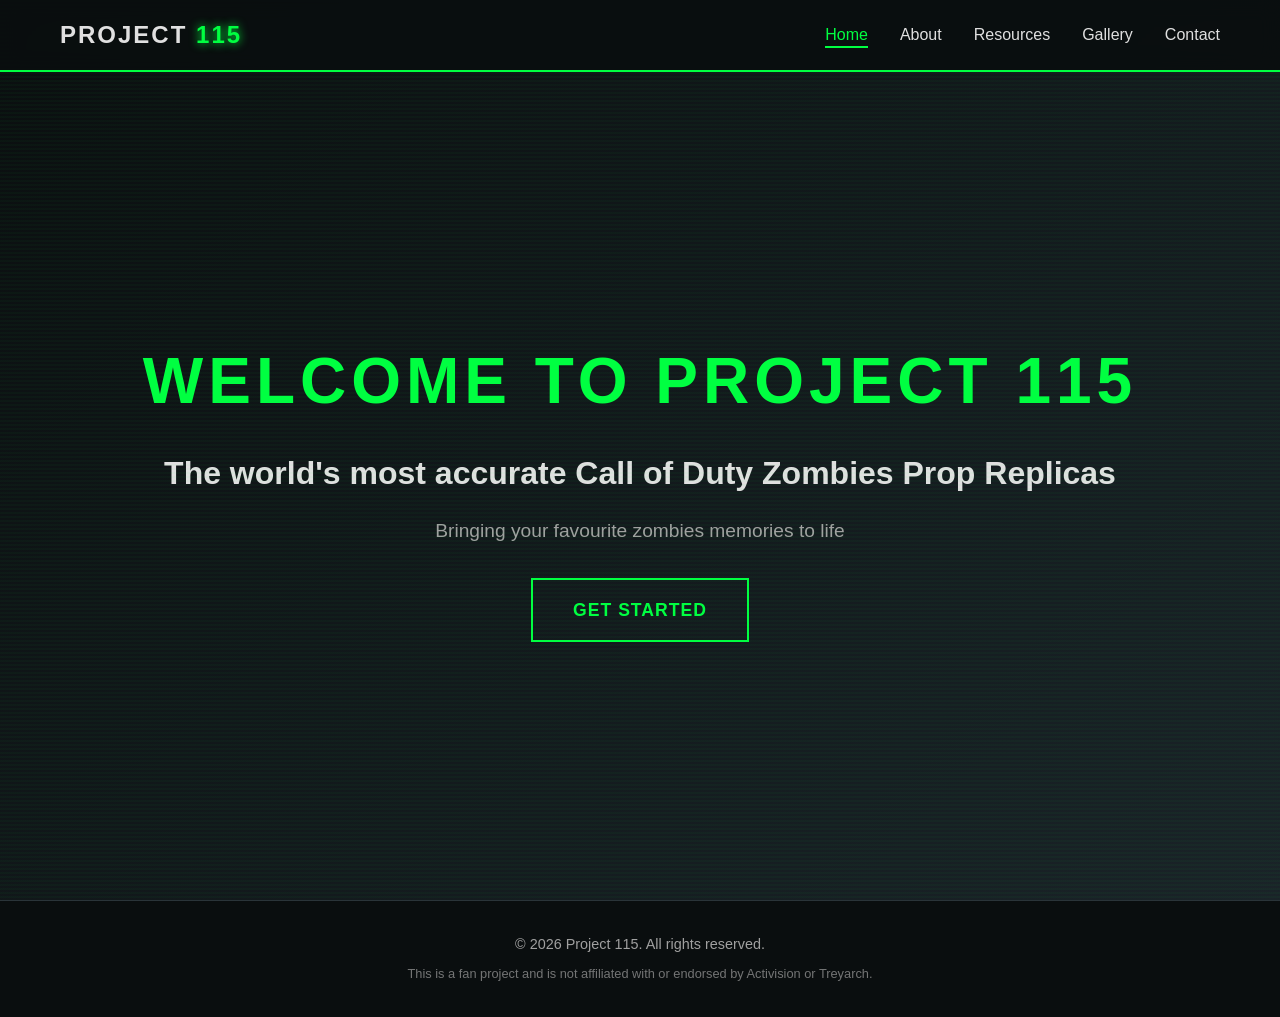
<file: index.html>
<!DOCTYPE html>
<html lang="en">
<head>
    <meta charset="UTF-8">
    <meta name="viewport" content="width=device-width, initial-scale=1.0">
    <meta name="description" content="Project 115 - Call of Duty Zombies Prop Replicas, 3D Printing Guides, and Electronics Tutorials">
    <title>Project 115 | COD Zombies Prop Replicas</title>
    <link rel="stylesheet" href="styles.css">
</head>
<body>
    <header data-navbar-depth="" data-current-page="home">
        <!-- Navbar loaded dynamically -->
    </header>

    <main>
        <!-- Hero Section -->
        <section id="home" class="hero">
            <div class="container">
                <div class="hero-content">
                    <h2 class="glitch">Welcome to Project 115</h2>
                    <h3>The world's most accurate Call of Duty Zombies Prop Replicas</h3>
                    <p class="tagline">Bringing your favourite zombies memories to life</p>
                    <a href="resources/index.html" class="cta-button">Get Started</a>
                </div>
            </div>
        </section>
    </main>

    <footer>
        <div class="container">
            <p>&copy; 2026 Project 115. All rights reserved.</p>
            <p class="disclaimer">This is a fan project and is not affiliated with or endorsed by Activision or Treyarch.</p>
        </div>
    </footer>

    <script src="script.js"></script>
</body>
</html>
</file>
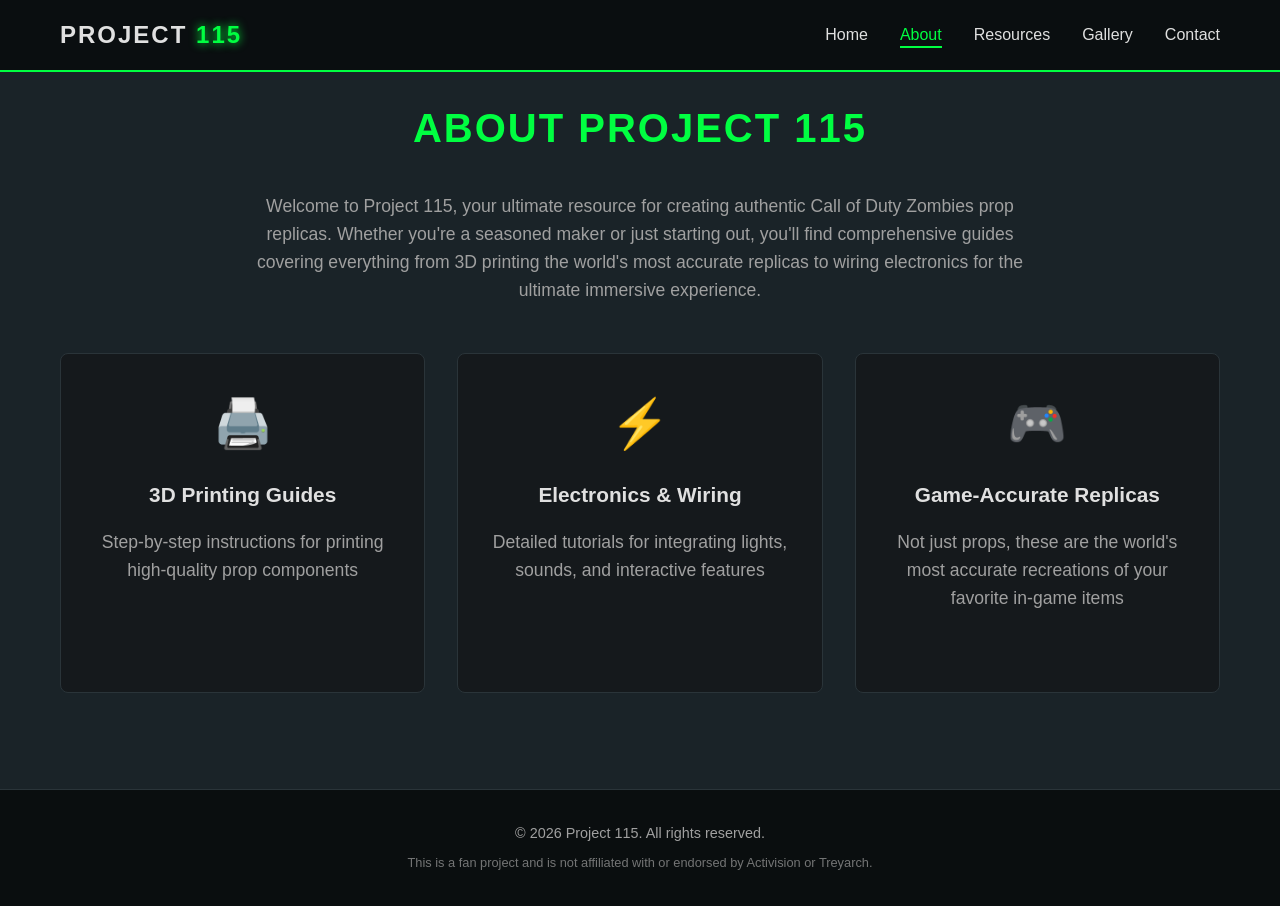
<file: about/index.html>
<!DOCTYPE html>
<html lang="en">
<head>
    <meta charset="UTF-8">
    <meta name="viewport" content="width=device-width, initial-scale=1.0">
    <meta name="description" content="About Project 115 - Learn about our mission to create the world's most accurate Call of Duty Zombies prop replicas">
    <title>About | Project 115</title>
    <link rel="stylesheet" href="../styles.css">
</head>
<body>
    <header data-navbar-depth="../" data-current-page="about">
        <!-- Navbar loaded dynamically -->
    </header>

    <main>
        <!-- About Section -->
        <section id="about" class="about">
            <div class="container">
                <h2>About Project 115</h2>
                <div class="about-content">
                    <p>Welcome to Project 115, your ultimate resource for creating authentic Call of Duty Zombies prop replicas. Whether you're a seasoned maker or just starting out, you'll find comprehensive guides covering everything from 3D printing the world's most accurate replicas to wiring electronics for the ultimate immersive experience.</p>
                    <div class="features">
                        <div class="feature-card">
                            <div class="icon">🖨️</div>
                            <h3>3D Printing Guides</h3>
                            <p>Step-by-step instructions for printing high-quality prop components</p>
                        </div>
                        <div class="feature-card">
                            <div class="icon">⚡</div>
                            <h3>Electronics & Wiring</h3>
                            <p>Detailed tutorials for integrating lights, sounds, and interactive features</p>
                        </div>
                        <div class="feature-card">
                            <div class="icon">🎮</div>
                            <h3>Game-Accurate Replicas</h3>
                            <p>Not just props, these are the world's most accurate recreations of your favorite in-game items</p>
                        </div>
                    </div>
                </div>
            </div>
        </section>
    </main>

    <footer>
        <div class="container">
            <p>&copy; 2026 Project 115. All rights reserved.</p>
            <p class="disclaimer">This is a fan project and is not affiliated with or endorsed by Activision or Treyarch.</p>
        </div>
    </footer>

    <script src="../script.js"></script>
</body>
</html>
</file>
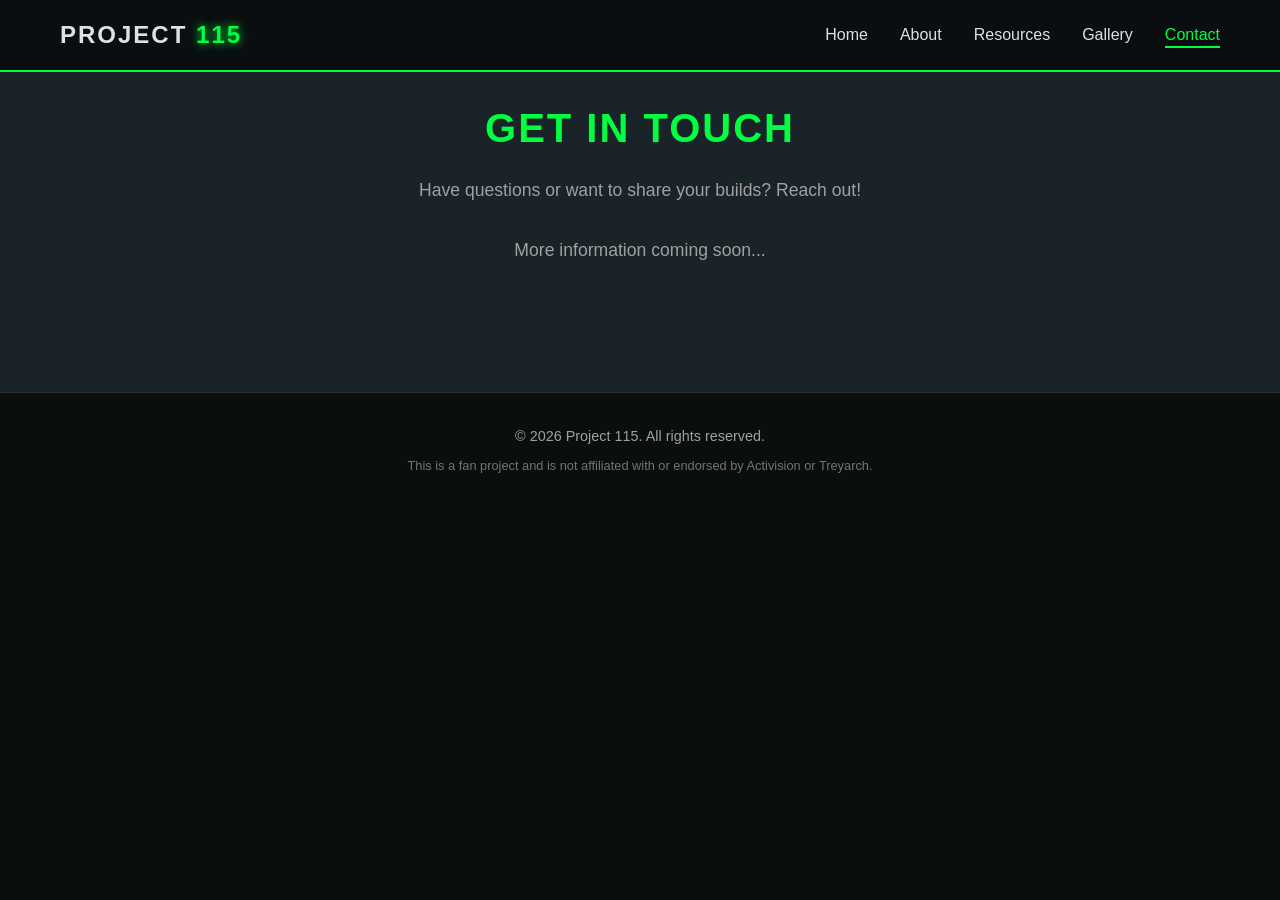
<file: contact/index.html>
<!DOCTYPE html>
<html lang="en">
<head>
    <meta charset="UTF-8">
    <meta name="viewport" content="width=device-width, initial-scale=1.0">
    <meta name="description" content="Contact Project 115 - Get in touch with questions or share your builds">
    <title>Contact | Project 115</title>
    <link rel="stylesheet" href="../styles.css">
</head>
<body>
    <header data-navbar-depth="../" data-current-page="contact">
        <!-- Navbar loaded dynamically -->
    </header>

    <main>
        <!-- Contact Section -->
        <section id="contact" class="contact">
            <div class="container">
                <h2>Get In Touch</h2>
                <p>Have questions or want to share your builds? Reach out!</p>
                <div class="contact-info">
                    <p>More information coming soon...</p>
                </div>
            </div>
        </section>
    </main>

    <footer>
        <div class="container">
            <p>&copy; 2026 Project 115. All rights reserved.</p>
            <p class="disclaimer">This is a fan project and is not affiliated with or endorsed by Activision or Treyarch.</p>
        </div>
    </footer>

    <script src="../script.js"></script>
</body>
</html>
</file>
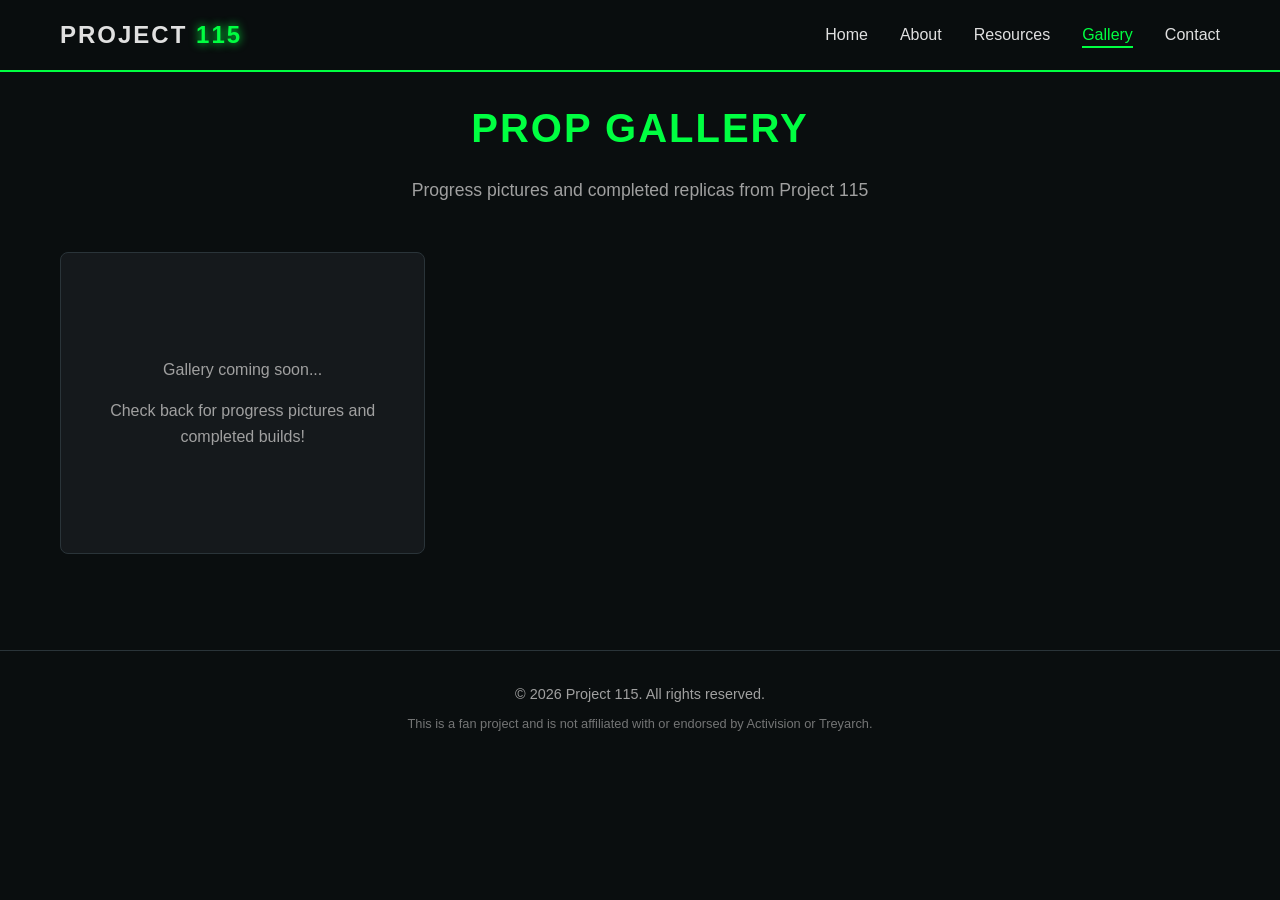
<file: gallery/index.html>
<!DOCTYPE html>
<html lang="en">
<head>
    <meta charset="UTF-8">
    <meta name="viewport" content="width=device-width, initial-scale=1.0">
    <meta name="description" content="Gallery - Progress pictures and completed COD Zombies prop replicas">
    <title>Gallery | Project 115</title>
    <link rel="stylesheet" href="../styles.css">
</head>
<body>
    <header data-navbar-depth="../" data-current-page="gallery">
        <!-- Navbar loaded dynamically -->
    </header>

    <main>
        <section class="resources">
            <div class="container">
                <h2>Prop Gallery</h2>
                <p class="section-intro">Progress pictures and completed replicas from Project 115</p>
                
                <div class="gallery-grid">
                    <!-- Gallery items will be added here -->
                    <div class="gallery-item">
                        <div class="gallery-placeholder">
                            <p>Gallery coming soon...</p>
                            <p class="text-muted">Check back for progress pictures and completed builds!</p>
                        </div>
                    </div>
                </div>
            </div>
        </section>
    </main>

    <footer>
        <div class="container">
            <p>&copy; 2026 Project 115. All rights reserved.</p>
            <p class="disclaimer">This is a fan project and is not affiliated with or endorsed by Activision or Treyarch.</p>
        </div>
    </footer>

    <script src="../script.js"></script>
</body>
</html>
</file>
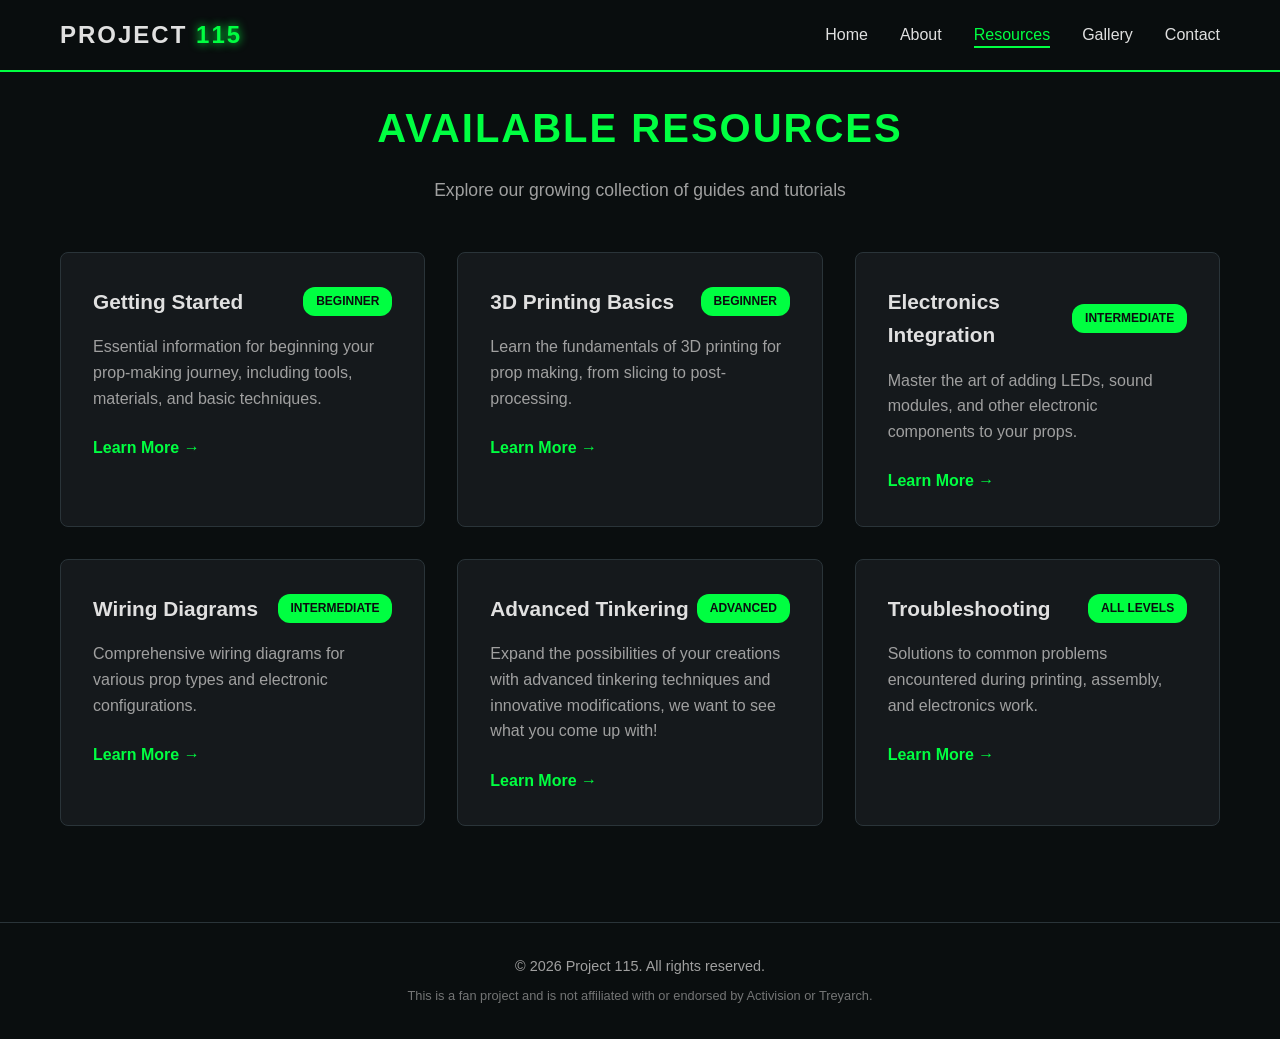
<file: resources/index.html>
<!DOCTYPE html>
<html lang="en">
<head>
    <meta charset="UTF-8">
    <meta name="viewport" content="width=device-width, initial-scale=1.0">
    <meta name="description" content="Resources - 3D Printing Guides, Electronics Tutorials, and Wiring Diagrams for COD Zombies Props">
    <title>Resources | Project 115</title>
    <link rel="stylesheet" href="../styles.css">
</head>
<body>
    <header data-navbar-depth="../" data-current-page="resources">
        <!-- Navbar loaded dynamically -->
    </header>

    <main>
        <!-- Resources Section -->
        <section id="resources" class="resources">
            <div class="container">
                <h2>Available Resources</h2>
                <p class="section-intro">Explore our growing collection of guides and tutorials</p>
                
                <div class="resource-grid">
                    <div class="resource-card">
                        <div class="resource-header">
                            <h3>Getting Started</h3>
                            <span class="badge">Beginner</span>
                        </div>
                        <p>Essential information for beginning your prop-making journey, including tools, materials, and basic techniques.</p>
                        <a href="getting-started/index.html" class="resource-link">Learn More →</a>
                    </div>

                    <div class="resource-card">
                        <div class="resource-header">
                            <h3>3D Printing Basics</h3>
                            <span class="badge">Beginner</span>
                        </div>
                        <p>Learn the fundamentals of 3D printing for prop making, from slicing to post-processing.</p>
                        <a href="printing-basics/index.html" class="resource-link">Learn More →</a>
                    </div>

                    <div class="resource-card">
                        <div class="resource-header">
                            <h3>Electronics Integration</h3>
                            <span class="badge">Intermediate</span>
                        </div>
                        <p>Master the art of adding LEDs, sound modules, and other electronic components to your props.</p>
                        <a href="electronics/index.html" class="resource-link">Learn More →</a>
                    </div>

                    <div class="resource-card">
                        <div class="resource-header">
                            <h3>Wiring Diagrams</h3>
                            <span class="badge">Intermediate</span>
                        </div>
                        <p>Comprehensive wiring diagrams for various prop types and electronic configurations.</p>
                        <a href="wiring/index.html" class="resource-link">Learn More →</a>
                    </div>

                    <div class="resource-card">
                        <div class="resource-header">
                            <h3>Advanced Tinkering</h3>
                            <span class="badge">Advanced</span>
                        </div>
                        <p>Expand the possibilities of your creations with advanced tinkering techniques and innovative modifications, we want to see what you come up with!</p>
                        <a href="advanced/index.html" class="resource-link">Learn More →</a>
                    </div>

                    <div class="resource-card">
                        <div class="resource-header">
                            <h3>Troubleshooting</h3>
                            <span class="badge">All Levels</span>
                        </div>
                        <p>Solutions to common problems encountered during printing, assembly, and electronics work.</p>
                        <a href="troubleshooting/index.html" class="resource-link">Learn More →</a>
                    </div>
                </div>
            </div>
        </section>
    </main>

    <footer>
        <div class="container">
            <p>&copy; 2026 Project 115. All rights reserved.</p>
            <p class="disclaimer">This is a fan project and is not affiliated with or endorsed by Activision or Treyarch.</p>
        </div>
    </footer>

    <script src="../script.js"></script>
</body>
</html>
</file>
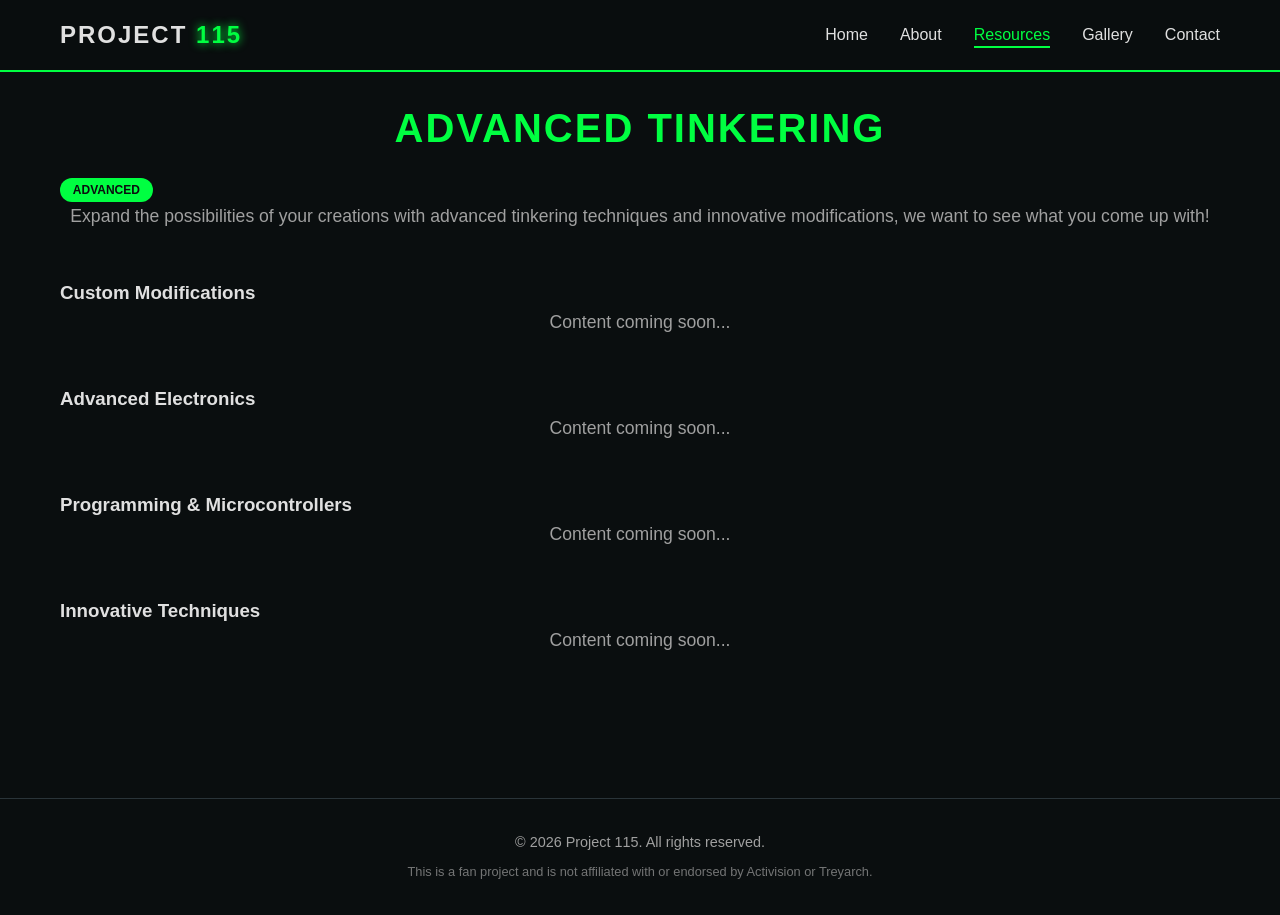
<file: resources/advanced/index.html>
<!DOCTYPE html>
<html lang="en">
<head>
    <meta charset="UTF-8">
    <meta name="viewport" content="width=device-width, initial-scale=1.0">
    <meta name="description" content="Advanced Tinkering - Expand your creations with advanced techniques and modifications">
    <title>Advanced Tinkering | Project 115</title>
    <link rel="stylesheet" href="../../styles.css">
</head>
<body>
    <header data-navbar-depth="../../" data-current-page="resources">
        <!-- Navbar loaded dynamically -->
    </header>

    <main>
        <section class="resources">
            <div class="container">
                <h2>Advanced Tinkering</h2>
                <span class="badge">Advanced</span>
                <p class="section-intro">Expand the possibilities of your creations with advanced tinkering techniques and innovative modifications, we want to see what you come up with!</p>
                
                <div class="about-content">
                    <h3>Custom Modifications</h3>
                    <p>Content coming soon...</p>
                    
                    <h3>Advanced Electronics</h3>
                    <p>Content coming soon...</p>
                    
                    <h3>Programming & Microcontrollers</h3>
                    <p>Content coming soon...</p>
                    
                    <h3>Innovative Techniques</h3>
                    <p>Content coming soon...</p>
                </div>
            </div>
        </section>
    </main>

    <footer>
        <div class="container">
            <p>&copy; 2026 Project 115. All rights reserved.</p>
            <p class="disclaimer">This is a fan project and is not affiliated with or endorsed by Activision or Treyarch.</p>
        </div>
    </footer>

    <script src="../../script.js"></script>
</body>
</html>
</file>
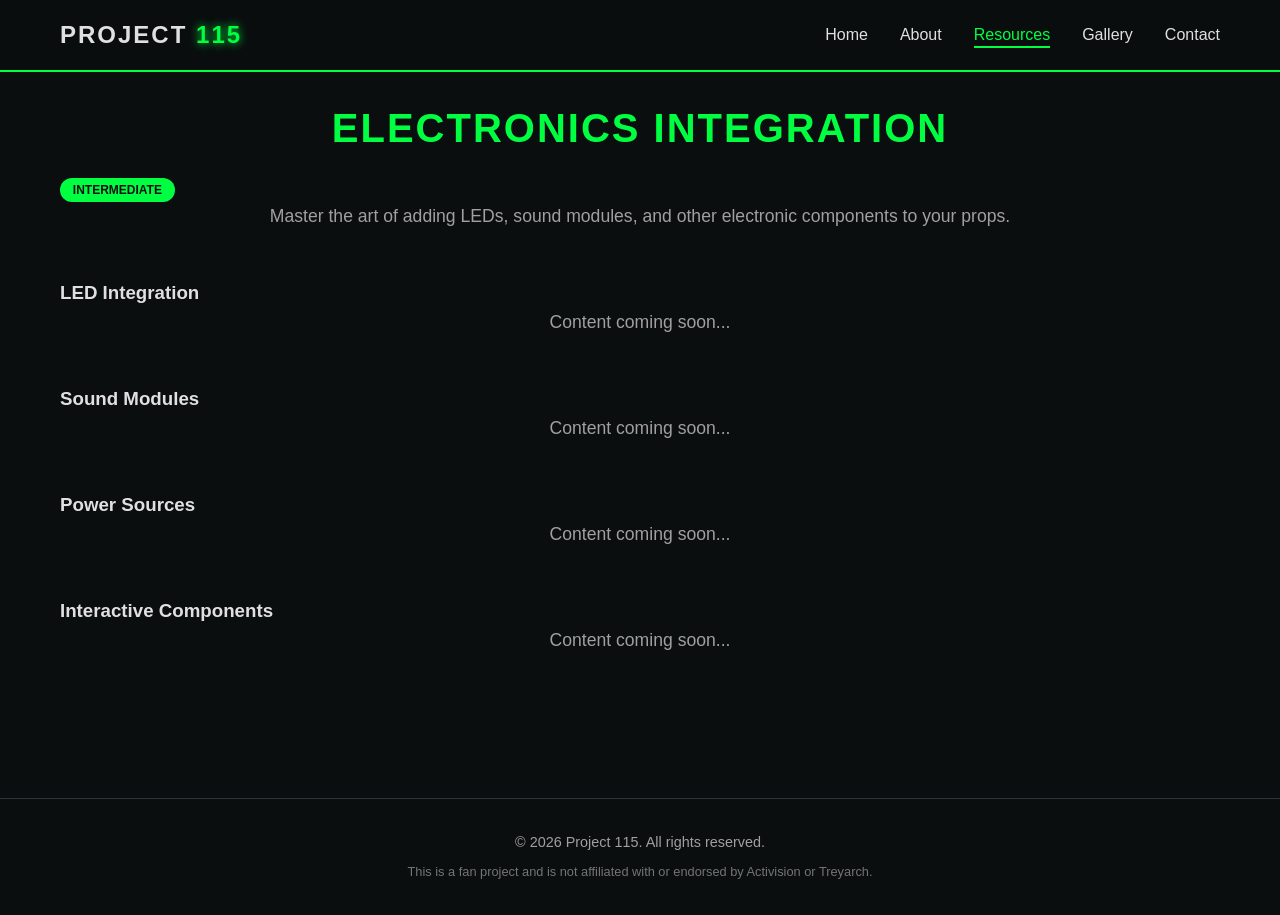
<file: resources/electronics/index.html>
<!DOCTYPE html>
<html lang="en">
<head>
    <meta charset="UTF-8">
    <meta name="viewport" content="width=device-width, initial-scale=1.0">
    <meta name="description" content="Electronics Integration - Add LEDs, sound modules, and interactive components to your props">
    <title>Electronics Integration | Project 115</title>
    <link rel="stylesheet" href="../../styles.css">
</head>
<body>
    <header data-navbar-depth="../../" data-current-page="resources">
        <!-- Navbar loaded dynamically -->
    </header>

    <main>
        <section class="resources">
            <div class="container">
                <h2>Electronics Integration</h2>
                <span class="badge">Intermediate</span>
                <p class="section-intro">Master the art of adding LEDs, sound modules, and other electronic components to your props.</p>
                
                <div class="about-content">
                    <h3>LED Integration</h3>
                    <p>Content coming soon...</p>
                    
                    <h3>Sound Modules</h3>
                    <p>Content coming soon...</p>
                    
                    <h3>Power Sources</h3>
                    <p>Content coming soon...</p>
                    
                    <h3>Interactive Components</h3>
                    <p>Content coming soon...</p>
                </div>
            </div>
        </section>
    </main>

    <footer>
        <div class="container">
            <p>&copy; 2026 Project 115. All rights reserved.</p>
            <p class="disclaimer">This is a fan project and is not affiliated with or endorsed by Activision or Treyarch.</p>
        </div>
    </footer>

    <script src="../../script.js"></script>
</body>
</html>
</file>
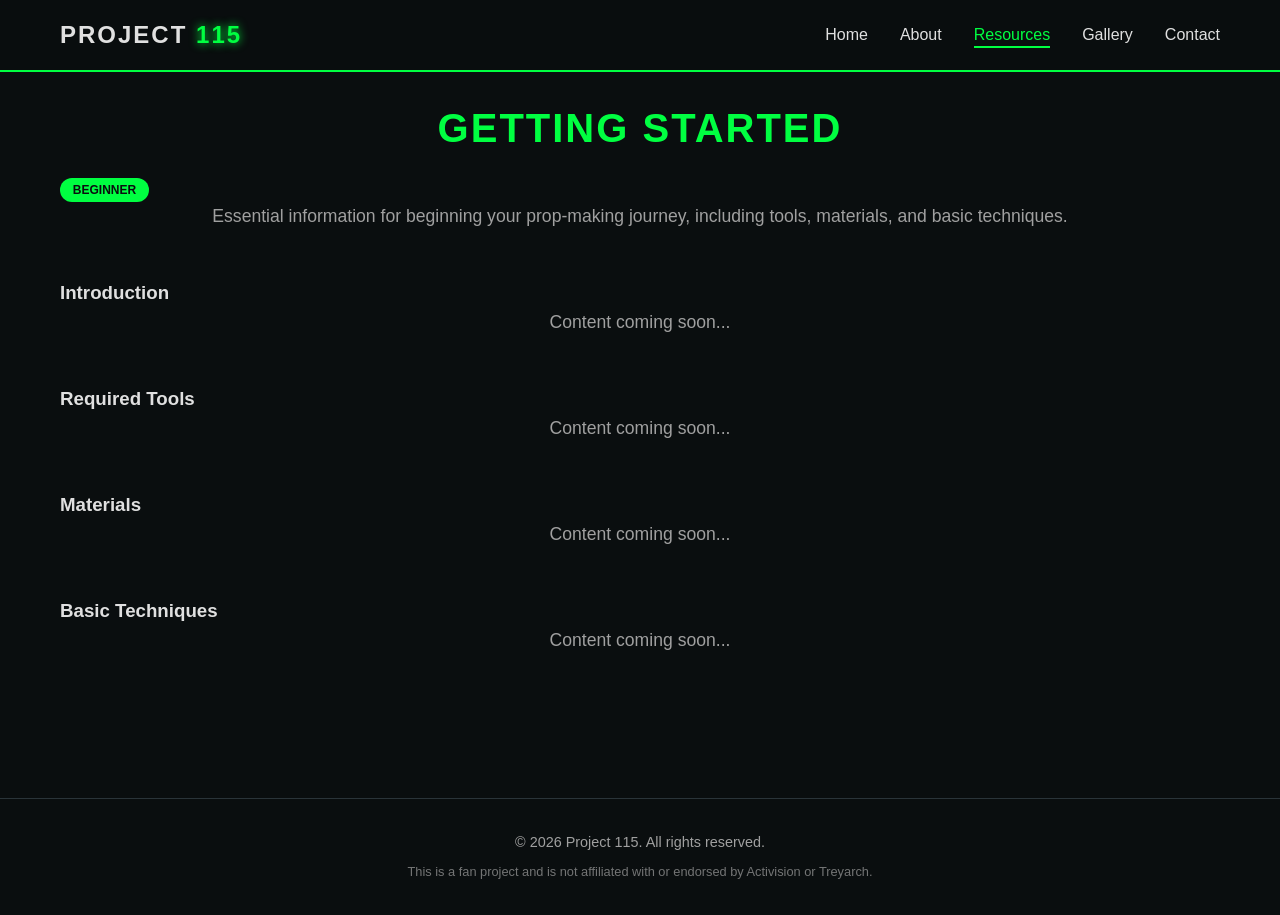
<file: resources/getting-started/index.html>
<!DOCTYPE html>
<html lang="en">
<head>
    <meta charset="UTF-8">
    <meta name="viewport" content="width=device-width, initial-scale=1.0">
    <meta name="description" content="Getting Started with COD Zombies Prop Making - Essential tools, materials, and techniques">
    <title>Getting Started | Project 115</title>
    <link rel="stylesheet" href="../../styles.css">
</head>
<body>
    <header data-navbar-depth="../../" data-current-page="resources">
        <!-- Navbar loaded dynamically -->
    </header>

    <main>
        <section class="resources">
            <div class="container">
                <h2>Getting Started</h2>
                <span class="badge">Beginner</span>
                <p class="section-intro">Essential information for beginning your prop-making journey, including tools, materials, and basic techniques.</p>
                
                <div class="about-content">
                    <h3>Introduction</h3>
                    <p>Content coming soon...</p>
                    
                    <h3>Required Tools</h3>
                    <p>Content coming soon...</p>
                    
                    <h3>Materials</h3>
                    <p>Content coming soon...</p>
                    
                    <h3>Basic Techniques</h3>
                    <p>Content coming soon...</p>
                </div>
            </div>
        </section>
    </main>

    <footer>
        <div class="container">
            <p>&copy; 2026 Project 115. All rights reserved.</p>
            <p class="disclaimer">This is a fan project and is not affiliated with or endorsed by Activision or Treyarch.</p>
        </div>
    </footer>

    <script src="../../script.js"></script>
</body>
</html>
</file>
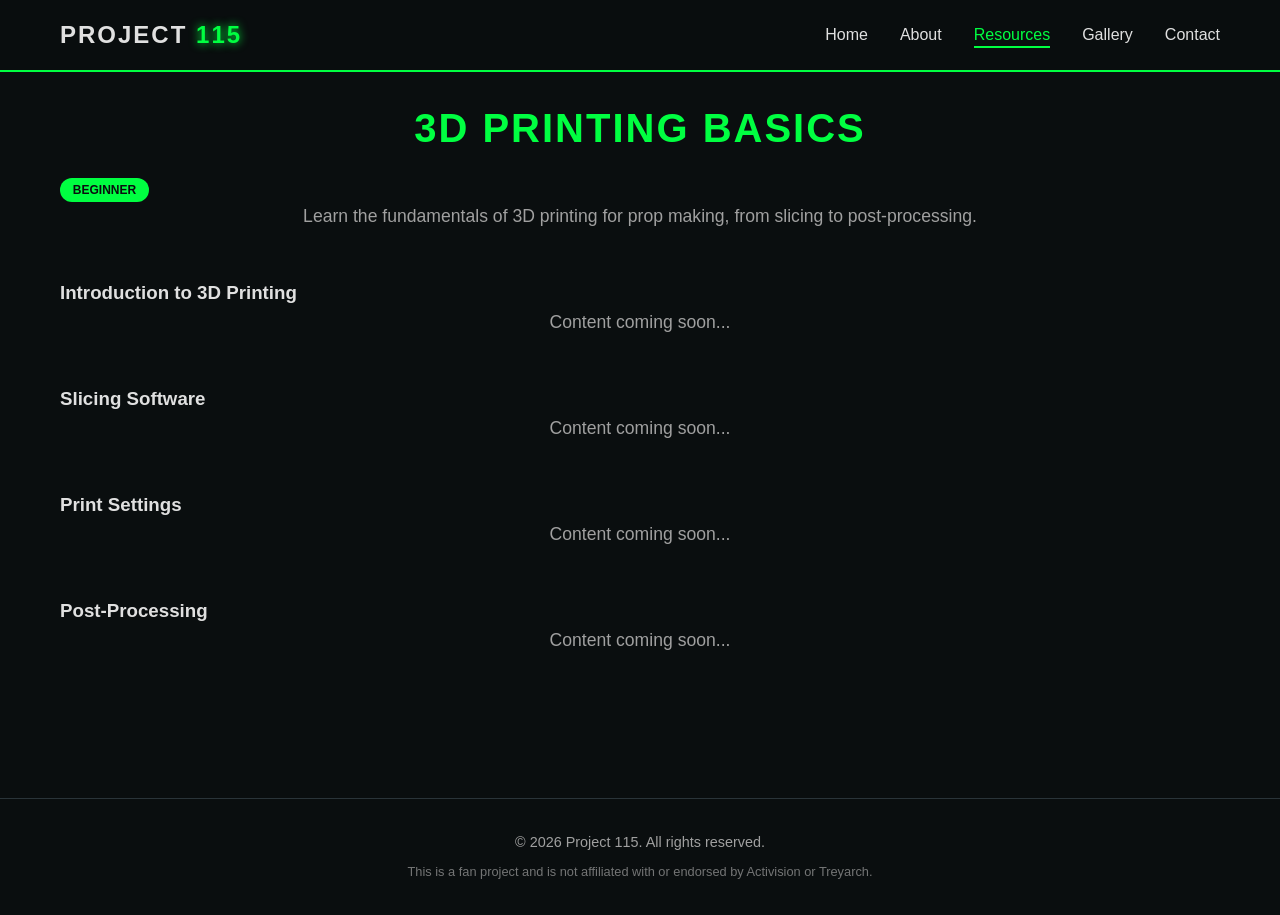
<file: resources/printing-basics/index.html>
<!DOCTYPE html>
<html lang="en">
<head>
    <meta charset="UTF-8">
    <meta name="viewport" content="width=device-width, initial-scale=1.0">
    <meta name="description" content="3D Printing Basics - Learn the fundamentals of 3D printing for prop making">
    <title>3D Printing Basics | Project 115</title>
    <link rel="stylesheet" href="../../styles.css">
</head>
<body>
    <header data-navbar-depth="../../" data-current-page="resources">
        <!-- Navbar loaded dynamically -->
    </header>

    <main>
        <section class="resources">
            <div class="container">
                <h2>3D Printing Basics</h2>
                <span class="badge">Beginner</span>
                <p class="section-intro">Learn the fundamentals of 3D printing for prop making, from slicing to post-processing.</p>
                
                <div class="about-content">
                    <h3>Introduction to 3D Printing</h3>
                    <p>Content coming soon...</p>
                    
                    <h3>Slicing Software</h3>
                    <p>Content coming soon...</p>
                    
                    <h3>Print Settings</h3>
                    <p>Content coming soon...</p>
                    
                    <h3>Post-Processing</h3>
                    <p>Content coming soon...</p>
                </div>
            </div>
        </section>
    </main>

    <footer>
        <div class="container">
            <p>&copy; 2026 Project 115. All rights reserved.</p>
            <p class="disclaimer">This is a fan project and is not affiliated with or endorsed by Activision or Treyarch.</p>
        </div>
    </footer>

    <script src="../../script.js"></script>
</body>
</html>
</file>
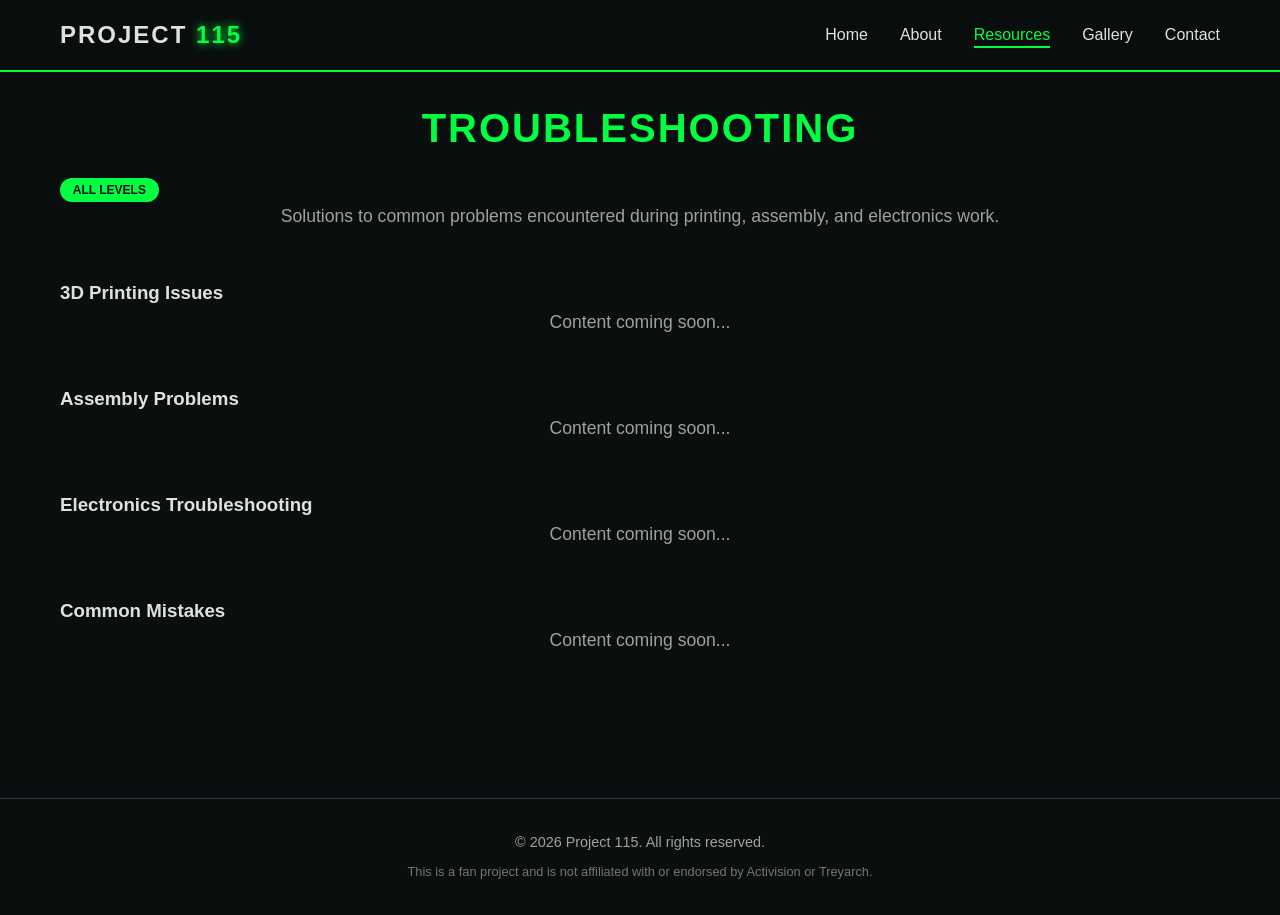
<file: resources/troubleshooting/index.html>
<!DOCTYPE html>
<html lang="en">
<head>
    <meta charset="UTF-8">
    <meta name="viewport" content="width=device-width, initial-scale=1.0">
    <meta name="description" content="Troubleshooting - Solutions to common problems in printing, assembly, and electronics">
    <title>Troubleshooting | Project 115</title>
    <link rel="stylesheet" href="../../styles.css">
</head>
<body>
    <header data-navbar-depth="../../" data-current-page="resources">
        <!-- Navbar loaded dynamically -->
    </header>

    <main>
        <section class="resources">
            <div class="container">
                <h2>Troubleshooting</h2>
                <span class="badge">All Levels</span>
                <p class="section-intro">Solutions to common problems encountered during printing, assembly, and electronics work.</p>
                
                <div class="about-content">
                    <h3>3D Printing Issues</h3>
                    <p>Content coming soon...</p>
                    
                    <h3>Assembly Problems</h3>
                    <p>Content coming soon...</p>
                    
                    <h3>Electronics Troubleshooting</h3>
                    <p>Content coming soon...</p>
                    
                    <h3>Common Mistakes</h3>
                    <p>Content coming soon...</p>
                </div>
            </div>
        </section>
    </main>

    <footer>
        <div class="container">
            <p>&copy; 2026 Project 115. All rights reserved.</p>
            <p class="disclaimer">This is a fan project and is not affiliated with or endorsed by Activision or Treyarch.</p>
        </div>
    </footer>

    <script src="../../script.js"></script>
</body>
</html>
</file>
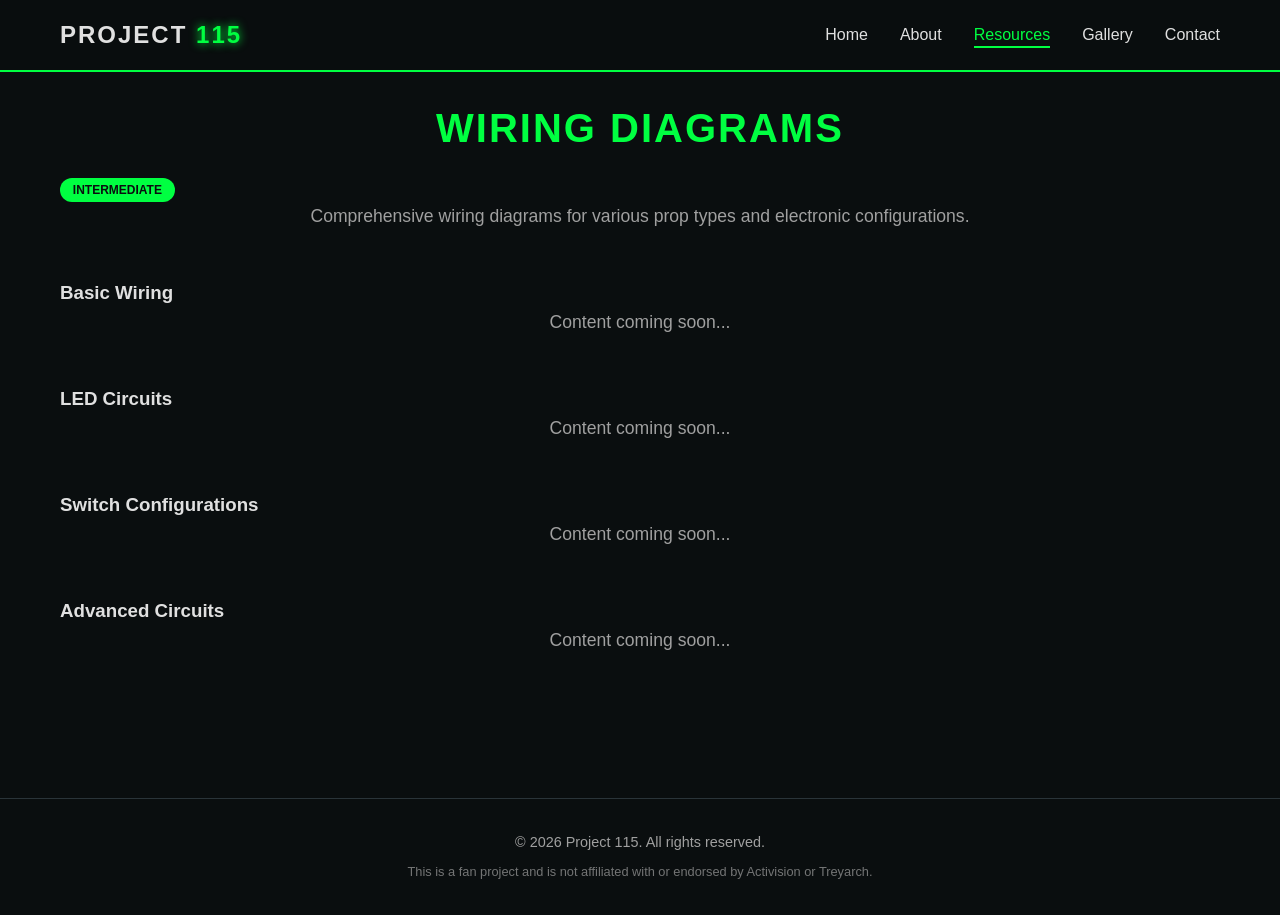
<file: resources/wiring/index.html>
<!DOCTYPE html>
<html lang="en">
<head>
    <meta charset="UTF-8">
    <meta name="viewport" content="width=device-width, initial-scale=1.0">
    <meta name="description" content="Wiring Diagrams - Comprehensive wiring diagrams for various prop types">
    <title>Wiring Diagrams | Project 115</title>
    <link rel="stylesheet" href="../../styles.css">
</head>
<body>
    <header data-navbar-depth="../../" data-current-page="resources">
        <!-- Navbar loaded dynamically -->
    </header>

    <main>
        <section class="resources">
            <div class="container">
                <h2>Wiring Diagrams</h2>
                <span class="badge">Intermediate</span>
                <p class="section-intro">Comprehensive wiring diagrams for various prop types and electronic configurations.</p>
                
                <div class="about-content">
                    <h3>Basic Wiring</h3>
                    <p>Content coming soon...</p>
                    
                    <h3>LED Circuits</h3>
                    <p>Content coming soon...</p>
                    
                    <h3>Switch Configurations</h3>
                    <p>Content coming soon...</p>
                    
                    <h3>Advanced Circuits</h3>
                    <p>Content coming soon...</p>
                </div>
            </div>
        </section>
    </main>

    <footer>
        <div class="container">
            <p>&copy; 2026 Project 115. All rights reserved.</p>
            <p class="disclaimer">This is a fan project and is not affiliated with or endorsed by Activision or Treyarch.</p>
        </div>
    </footer>

    <script src="../../script.js"></script>
</body>
</html>
</file>
<file: styles.css>
/* Reset and Base Styles */
* {
    margin: 0;
    padding: 0;
    box-sizing: border-box;
}

:root {
    --primary-color: #0a0e0f;
    --secondary-color: #1a2328;
    --accent-color: #00ff41;
    --accent-dark: #00cc33;
    --text-color: #e0e0e0;
    --text-muted: #a0a0a0;
    --danger-color: #ff3333;
    --card-bg: #15191c;
    --border-color: #2a3439;
}

body {
    font-family: 'Segoe UI', Tahoma, Geneva, Verdana, sans-serif;
    background-color: var(--primary-color);
    color: var(--text-color);
    line-height: 1.6;
    overflow-x: hidden;
}

.container {
    max-width: 1200px;
    margin: 0 auto;
    padding: 0 20px;
}

/* Navigation */
.navbar {
    background-color: rgba(10, 14, 15, 0.95);
    backdrop-filter: blur(10px);
    position: fixed;
    top: 0;
    left: 0;
    right: 0;
    z-index: 1000;
    border-bottom: 2px solid var(--accent-color);
}

.navbar .container {
    display: flex;
    justify-content: space-between;
    align-items: center;
    padding: 1rem 20px;
}

.logo a {
    text-decoration: none;
    color: inherit;
    transition: opacity 0.3s ease;
}

.logo a:hover {
    opacity: 0.8;
}

.logo h1 {
    font-size: 1.5rem;
    font-weight: 700;
    letter-spacing: 2px;
    color: var(--text-color);
}

.logo .highlight {
    color: var(--accent-color);
    text-shadow: 0 0 10px var(--accent-color);
}

.nav-links {
    display: flex;
    list-style: none;
    gap: 2rem;
}

.nav-links a {
    color: var(--text-color);
    text-decoration: none;
    font-weight: 500;
    transition: color 0.3s ease;
    position: relative;
}

.nav-links a:hover {
    color: var(--accent-color);
}

.nav-links a::after {
    content: '';
    position: absolute;
    bottom: -5px;
    left: 0;
    width: 0;
    height: 2px;
    background-color: var(--accent-color);
    transition: width 0.3s ease;
}

.nav-links a:hover::after {
    width: 100%;
}

/* Hero Section */
.hero {
    min-height: 100vh;
    display: flex;
    align-items: center;
    justify-content: center;
    background: linear-gradient(135deg, var(--primary-color) 0%, var(--secondary-color) 100%);
    position: relative;
    padding-top: 80px;
    overflow: hidden;
}

.hero::before {
    content: '';
    position: absolute;
    top: 0;
    left: 0;
    right: 0;
    bottom: 0;
    background: 
        repeating-linear-gradient(
            0deg,
            transparent,
            transparent 2px,
            rgba(0, 255, 65, 0.03) 2px,
            rgba(0, 255, 65, 0.03) 4px
        );
    pointer-events: none;
}

.hero-content {
    text-align: center;
    z-index: 1;
}

.glitch {
    font-size: 4rem;
    font-weight: 700;
    color: var(--accent-color);
    text-transform: uppercase;
    letter-spacing: 5px;
    margin-bottom: 1rem;
    position: relative;
    animation: glitch 3s infinite;
}

@keyframes glitch {
    0%, 90%, 100% {
        text-shadow: 
            0 0 20px var(--accent-color),
            0 0 40px var(--accent-color);
    }
    95% {
        text-shadow: 
            -2px 0 var(--danger-color),
            2px 0 var(--accent-color),
            0 0 40px var(--accent-color);
    }
}

.hero-content h3 {
    font-size: 2rem;
    margin-bottom: 1rem;
    color: var(--text-color);
}

.tagline {
    font-size: 1.2rem;
    color: var(--text-muted);
    margin-bottom: 2rem;
}

.cta-button {
    display: inline-block;
    padding: 1rem 2.5rem;
    background-color: transparent;
    color: var(--accent-color);
    text-decoration: none;
    border: 2px solid var(--accent-color);
    font-weight: 600;
    font-size: 1.1rem;
    transition: all 0.3s ease;
    text-transform: uppercase;
    letter-spacing: 1px;
    position: relative;
    overflow: hidden;
}

.cta-button::before {
    content: '';
    position: absolute;
    top: 0;
    left: -100%;
    width: 100%;
    height: 100%;
    background-color: var(--accent-color);
    transition: left 0.3s ease;
    z-index: -1;
}

.cta-button:hover::before {
    left: 0;
}

.cta-button:hover {
    color: var(--primary-color);
    box-shadow: 0 0 20px var(--accent-color);
}

/* About Section */
.about {
    padding: 6rem 0;
    background-color: var(--secondary-color);
}

.about h2 {
    font-size: 2.5rem;
    margin-bottom: 2rem;
    text-align: center;
    color: var(--accent-color);
    text-transform: uppercase;
    letter-spacing: 2px;
}

.about-content p {
    font-size: 1.1rem;
    text-align: center;
    max-width: 800px;
    margin: 0 auto 3rem;
    color: var(--text-muted);
}

.features {
    display: grid;
    grid-template-columns: repeat(auto-fit, minmax(280px, 1fr));
    gap: 2rem;
    margin-top: 3rem;
}

.feature-card {
    background-color: var(--card-bg);
    padding: 2rem;
    border-radius: 8px;
    border: 1px solid var(--border-color);
    text-align: center;
    transition: transform 0.3s ease, border-color 0.3s ease;
}

.feature-card:hover {
    transform: translateY(-5px);
    border-color: var(--accent-color);
}

.feature-card .icon {
    font-size: 3rem;
    margin-bottom: 1rem;
}

.feature-card h3 {
    font-size: 1.3rem;
    margin-bottom: 1rem;
    color: var(--text-color);
}

.feature-card p {
    color: var(--text-muted);
}

/* Resources Section */
.resources {
    padding: 6rem 0;
    background-color: var(--primary-color);
}

.resources h2 {
    font-size: 2.5rem;
    margin-bottom: 1rem;
    text-align: center;
    color: var(--accent-color);
    text-transform: uppercase;
    letter-spacing: 2px;
}

.section-intro {
    text-align: center;
    color: var(--text-muted);
    margin-bottom: 3rem;
    font-size: 1.1rem;
}

.resource-grid {
    display: grid;
    grid-template-columns: repeat(auto-fill, minmax(320px, 1fr));
    gap: 2rem;
}

.resource-card {
    background-color: var(--card-bg);
    padding: 2rem;
    border-radius: 8px;
    border: 1px solid var(--border-color);
    transition: transform 0.3s ease, border-color 0.3s ease, box-shadow 0.3s ease;
}

.resource-card:hover {
    transform: translateY(-5px);
    border-color: var(--accent-color);
    box-shadow: 0 5px 20px rgba(0, 255, 65, 0.2);
}

.resource-header {
    display: flex;
    justify-content: space-between;
    align-items: center;
    margin-bottom: 1rem;
}

.resource-card h3 {
    font-size: 1.3rem;
    color: var(--text-color);
}

.badge {
    padding: 0.3rem 0.8rem;
    background-color: var(--accent-color);
    color: var(--primary-color);
    font-size: 0.75rem;
    font-weight: 600;
    border-radius: 12px;
    text-transform: uppercase;
}

.resource-card p {
    color: var(--text-muted);
    margin-bottom: 1.5rem;
    line-height: 1.6;
}

.resource-link {
    color: var(--accent-color);
    text-decoration: none;
    font-weight: 600;
    transition: color 0.3s ease;
}

.resource-link:hover {
    color: var(--accent-dark);
}

/* Contact Section */
.contact {
    padding: 6rem 0;
    background-color: var(--secondary-color);
    text-align: center;
}

.contact h2 {
    font-size: 2.5rem;
    margin-bottom: 1rem;
    color: var(--accent-color);
    text-transform: uppercase;
    letter-spacing: 2px;
}

.contact p {
    color: var(--text-muted);
    font-size: 1.1rem;
    margin-bottom: 2rem;
}

.contact-info {
    margin-top: 2rem;
}

/* Footer */
footer {
    background-color: var(--primary-color);
    padding: 2rem 0;
    text-align: center;
    border-top: 1px solid var(--border-color);
}

footer p {
    color: var(--text-muted);
    font-size: 0.9rem;
}

.disclaimer {
    margin-top: 0.5rem;
    font-size: 0.8rem;
    opacity: 0.7;
}

/* Responsive Design */
@media (max-width: 768px) {
    .nav-links {
        gap: 1rem;
        font-size: 0.9rem;
    }

    .glitch {
        font-size: 2.5rem;
    }

    .hero-content h3 {
        font-size: 1.5rem;
    }

    .tagline {
        font-size: 1rem;
    }

    .resource-grid {
        grid-template-columns: 1fr;
    }

    .features {
        grid-template-columns: 1fr;
    }
}

@media (max-width: 480px) {
    .navbar .container {
        flex-direction: column;
        gap: 1rem;
    }

    .nav-links {
        flex-wrap: wrap;
        justify-content: center;
    }

    .glitch {
        font-size: 2rem;
    }
}

/* Smooth Scrolling */
html {
    scroll-behavior: smooth;
}

/* Selection */
::selection {
    background-color: var(--accent-color);
    color: var(--primary-color);
}

/* Gallery Styles */
.gallery-grid {
    display: grid;
    grid-template-columns: repeat(auto-fill, minmax(300px, 1fr));
    gap: 2rem;
    margin-top: 2rem;
}

.gallery-item {
    position: relative;
    overflow: hidden;
    border-radius: 8px;
    border: 1px solid var(--border-color);
    background-color: var(--card-bg);
    transition: transform 0.3s ease, border-color 0.3s ease;
}

.gallery-item:hover {
    transform: scale(1.02);
    border-color: var(--accent-color);
}

.gallery-item img {
    width: 100%;
    height: 300px;
    object-fit: cover;
    display: block;
}

.gallery-caption {
    padding: 1rem;
    background-color: var(--card-bg);
}

.gallery-caption h3 {
    color: var(--text-color);
    font-size: 1.1rem;
    margin-bottom: 0.5rem;
}

.gallery-caption p {
    color: var(--text-muted);
    font-size: 0.9rem;
}

.gallery-placeholder {
    height: 300px;
    display: flex;
    flex-direction: column;
    align-items: center;
    justify-content: center;
    padding: 2rem;
    text-align: center;
}

.gallery-placeholder p {
    color: var(--text-muted);
    margin: 0.5rem 0;
}

.text-muted {
    color: var(--text-muted);
}

.active {
    color: var(--accent-color) !important;
}

.active::after {
    width: 100% !important;
}
</file>
